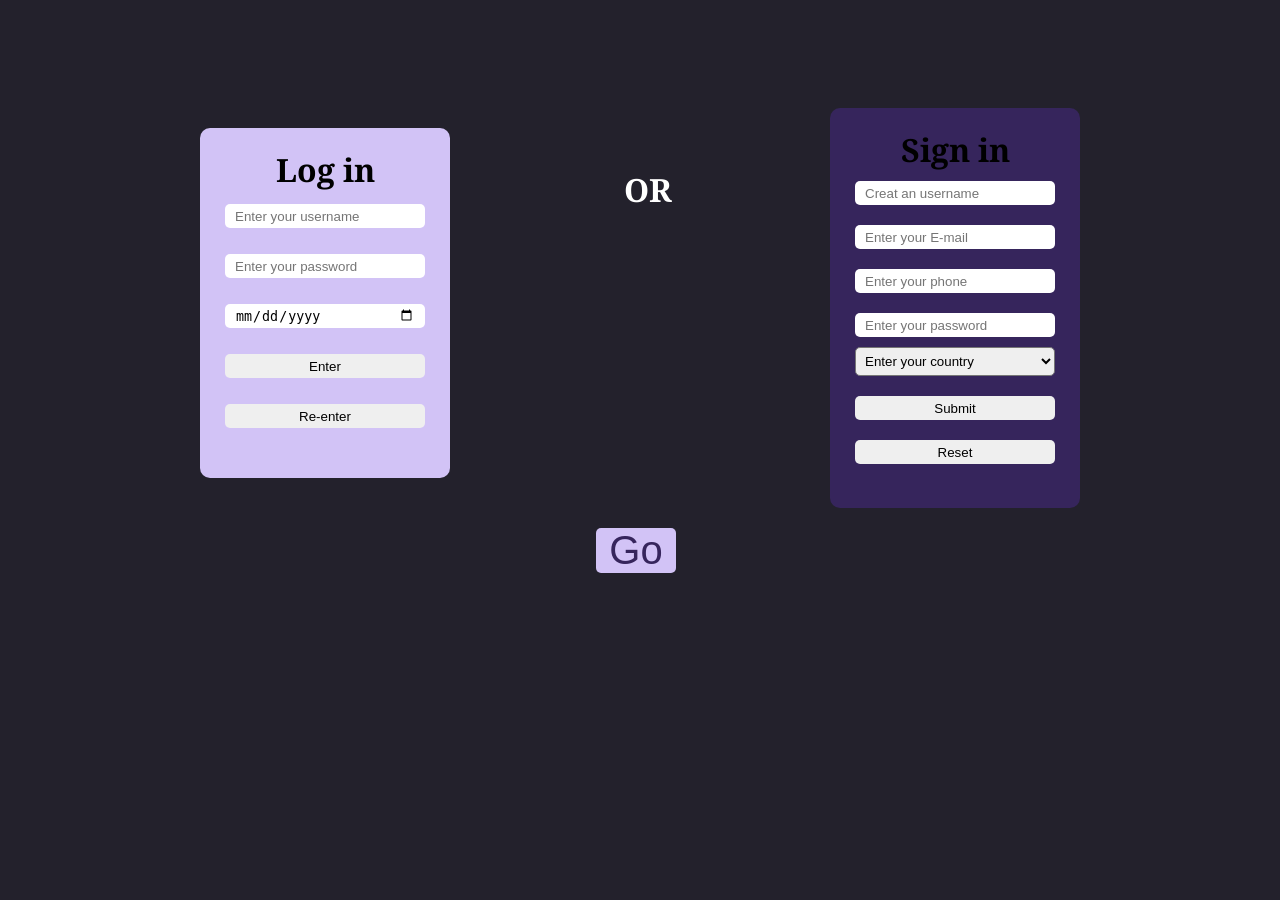
<file: index.html>
<!DOCTYPE html>
<html lang="en">
<head>
    <meta charset="UTF-8">
    <meta name="viewport" content="width=device-width, initial-scale=1.0">
    <title>Log in</title>
    <link rel="stylesheet" href="log in.css">
    <link rel="preconnect" href="https://fonts.googleapis.com">
<link rel="preconnect" href="https://fonts.gstatic.com" crossorigin>
<link href="https://fonts.googleapis.com/css2?family=Black+Ops+One&family=Noto+Serif:ital,wght@0,100..900;1,100..900&family=Quicksand:wght@300..700&display=swap" rel="stylesheet">
</head>
<body>
    <div class="parent">
     <div class="login">
        <h1>Log in</h1>
        <form >
            <input id="user" class="ll" type="text" id="name" placeholder="Enter your username" required>
            <br>
            <input  id="pss1" class="ll" type="password"  id="pass" placeholder="Enter your password" required><br>
            <input class="ll" type="date" id="age" required><br>
            <input type="submit" value="Enter" onclick="login()">
            <input type="reset" value="Re-enter">
        </form>
     </div>
     <h1 id="bet">OR</h1>
     <button onclick="go()">Go</button>
     <div class="sigin">
        <h1>Sign in</h1>
        <form>
        <input id="sign" class="ll" type="text" placeholder="Creat an username" required><br>
        <input class="ll" type="email" placeholder="Enter your E-mail" required><br>
        <input  class="ll" type="tel" placeholder="Enter your phone" required><br>
        
        <input id="pss2" class="ll" type="password" required placeholder="Enter your password"><br>
        
        <select id="select" required>
            <option  disabled selected>Enter your country</option>
            <option >Egypt</option>
            <option >Saudi arabic</option>
            <option >America</option>
            <option >United kingdom</option>
            <option >france</option>
            <option >spain</option>
            <option >Ghana</option>
            <option >Sudan</option>
            <option >Morocco</option>
            <option >Algeria</option>
        </select>
        <br>
        <input type="submit" value="Submit" onclick="ll()">
        <input type="reset" value="Reset">
        </form>
     </div>
    </div>
    <script src="login.js"></script>
</body>
</html>
</file>
<file: log in.css>
*{
    padding: 0;
    margin: 0;
    box-sizing: border-box;
}
body{
    background-color: #23212c;
}
.parent{
    display: flex;
    justify-content: space-between;
    padding-top: 10%;
}
.login{
    background-color: #d2c3f6;
    width: 250px;
    height: 350px;
    text-align: center;
    justify-content: center;
    border-radius: 10px;
    padding-top:20px ;
    transition: 1s ease-in-out;
    margin-left: 200px;
    cursor: not-allowed;
}
.login:hover{
    transform: translatey(-20px);
    box-shadow: 0 0 20px white;
}
.login form input{
    border:none;
    margin: 13px;
    width: 200px;
    height: 24px;
    border-radius: 5px;
    cursor: pointer;
}
.ll{
    padding: 10px;
}
.login form input:hover{
    box-shadow: 0 0 20px black;
}
h1{
    font-family: "Noto Serif", serif;
}
.sigin{
    position: relative;
    bottom: 20px;
    background-color: #36255c;
    width: 250px;
    height: 400px;
    text-align: center;
    justify-content: center;
    border-radius: 10px;
    padding-top:20px ;
    transition: 1s ease-in-out;
    margin-right: 200px;
    cursor: not-allowed;
   
}
.sigin:hover{
    transform: translatey(-10px);
    box-shadow: 0 0 20px white;
}
.sigin input{
    border:none;
    margin: 10px;
    width: 200px;
    height: 24px;
    border-radius: 5px;
    cursor: pointer;
}
.sigin form input:hover{
    box-shadow: 0 0 20px blue;}
#select {
  width: 200px;
  padding: 5px;
  border-radius: 5px;
  margin-bottom: 10px
}
#bet{
    color: white;
    position: relative;
    left: 90px;
    top: 40px;
    transition: 2s ease-in-out;
    cursor: pointer;
}
#bet:hover{
    transform: rotate(30deg);
}
button{
    position: relative;
    right: 70px;
    top: 400px;
    height: fit-content;
    width: 80px;
    border: none;
    font-size: 40px;
    background-color: #d2c3f6;
    border-radius: 5px;
    text-align: center;
    color: #36255c;    
    transition: 1s ease-in-out;
    cursor: pointer;
}
button:hover{
    color: #d2c3f6;
    background-color: #36255c;
    transform: scale(1.2);
}
@media (max-width: 768px) {
  body {
    width: 100%;
    overflow-x: hidden;
  }

  .parent {
    width: 100%;
    padding: 15px;
    box-sizing: border-box;
  }

  h1 {
    font-size: 28px;
  }

  button {
    max-width: 100%;
  }
}
</file>
